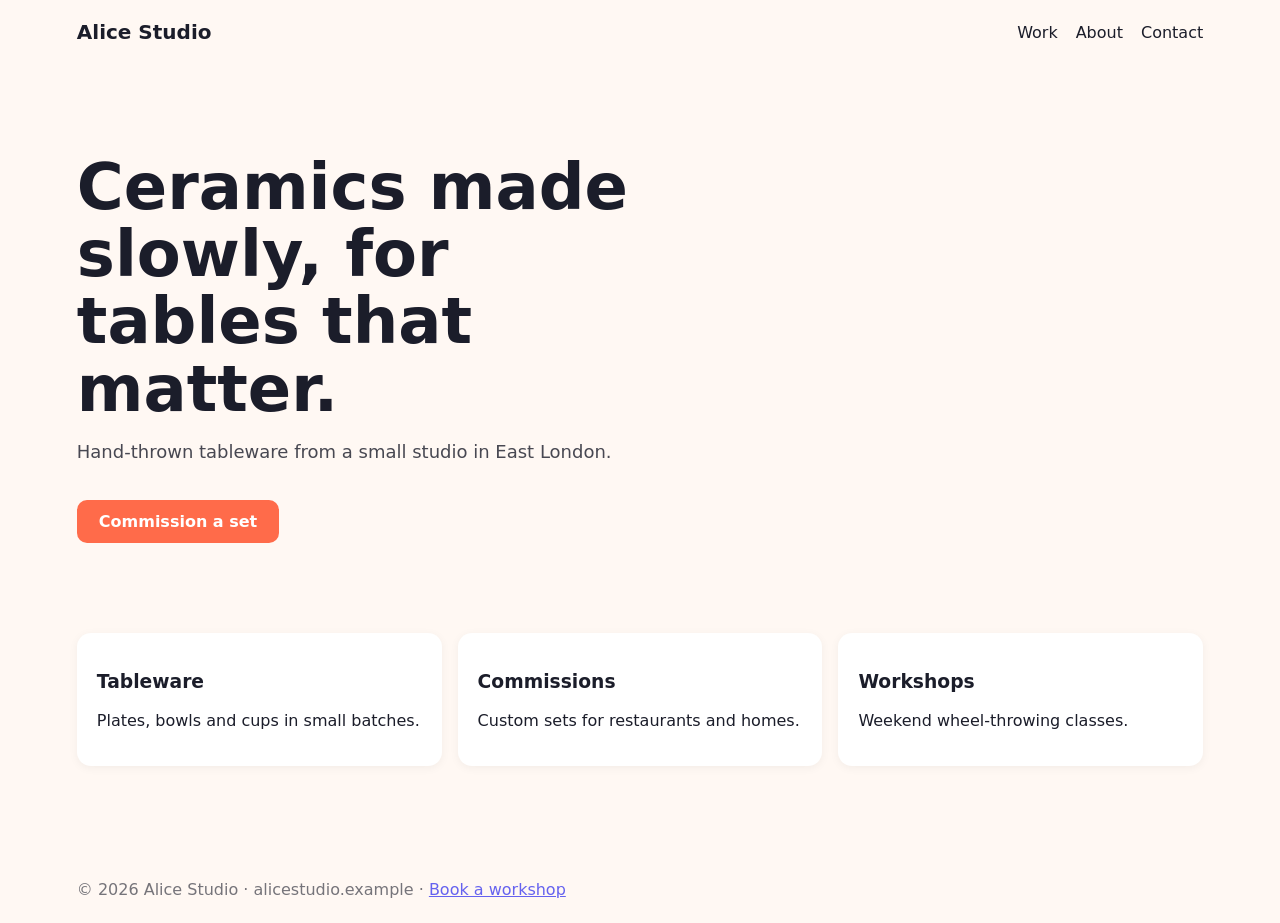
<file: index.html>
<!doctype html>
<html lang="en">
<head>
  <meta charset="utf-8">
  <meta name="viewport" content="width=device-width, initial-scale=1">
  <title>Alice Studio: Ceramics made slowly</title>
  <link rel="stylesheet" href="style.css">
</head>
<body>
  <header>
    <div class="logo">Alice Studio</div>
    <nav><a href="#work">Work</a><a href="#about">About</a><a href="contact.html">Contact</a></nav>
  </header>
  <section class="hero">
    <h1>Ceramics made slowly, for tables that matter.</h1>
    <p>Hand-thrown tableware from a small studio in East London.</p>
    <a class="btn" href="contact.html">Commission a set</a>
  </section>
  <section class="features" id="work">
    <div><h3>Tableware</h3><p>Plates, bowls and cups in small batches.</p></div>
    <div><h3>Commissions</h3><p>Custom sets for restaurants and homes.</p></div>
    <div><h3>Workshops</h3><p>Weekend wheel-throwing classes.</p></div>
  </section>
  <footer style="padding:24px 6vw;opacity:.6">© 2026 Alice Studio · alicestudio.example · <a href="contact.html">Book a workshop</a></footer>
</body>
</html>
</file>
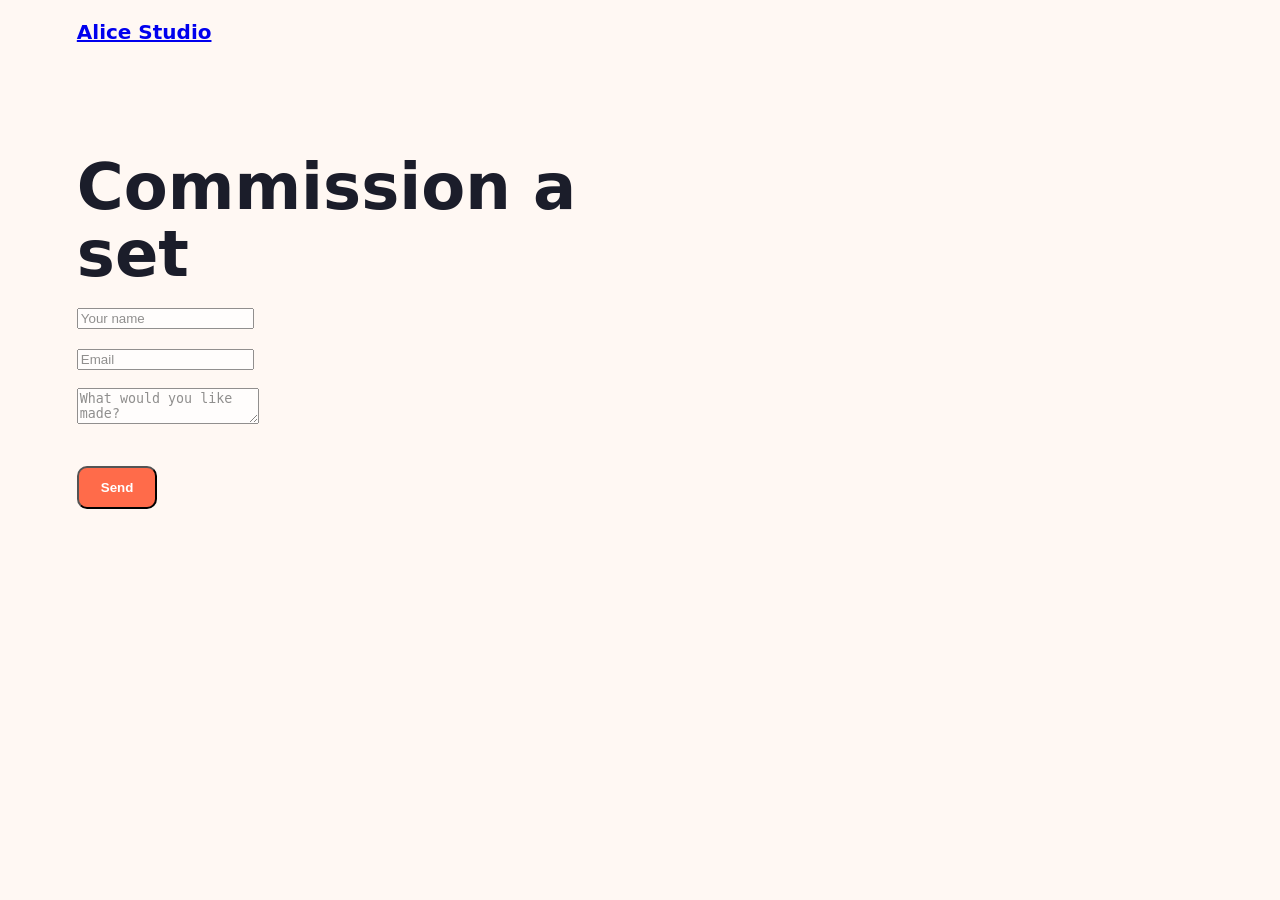
<file: contact.html>
<!doctype html>
<html lang="en">
<head><meta charset="utf-8"><meta name="viewport" content="width=device-width, initial-scale=1">
<title>Contact | Alice Studio</title><link rel="stylesheet" href="style.css"></head>
<body>
  <header><div class="logo"><a href="index.html">Alice Studio</a></div></header>
  <section class="hero">
    <h1>Commission a set</h1>
    <form action="https://formspree.io/f/demo" method="POST">
      <p><input name="name" placeholder="Your name" required></p>
      <p><input name="email" type="email" placeholder="Email" required></p>
      <p><textarea name="message" placeholder="What would you like made?"></textarea></p>
      <button class="btn">Send</button>
    </form>
  </section>
</body>
</html>
</file>
<file: style.css>
:root { --ink: #1b1d2a; --accent: #ff6b4a; --bg: #fff8f3; }
* { box-sizing: border-box; }
body { margin: 0; font-family: system-ui, sans-serif; color: var(--ink); background: var(--bg); }
header { display: flex; justify-content: space-between; align-items: center; padding: 20px 6vw; }
.logo { font-weight: 800; font-size: 20px; }
nav a { margin-left: 18px; color: var(--ink); text-decoration: none; }
.hero { padding: 10vh 6vw; max-width: 760px; }
.hero h1 { font-size: clamp(36px, 6vw, 64px); margin: 0 0 16px; line-height: 1.05; }
.hero p { font-size: 18px; opacity: .8; }
.btn { display: inline-block; margin-top: 20px; background: var(--accent); color: #fff; padding: 12px 22px; border-radius: 10px; text-decoration: none; font-weight: 700; }
.features { display: grid; grid-template-columns: repeat(auto-fit, minmax(220px, 1fr)); gap: 16px; padding: 0 6vw 10vh; }
.features div { background: #fff; border-radius: 14px; padding: 20px; box-shadow: 0 2px 10px rgba(0,0,0,.05); }
</file>
